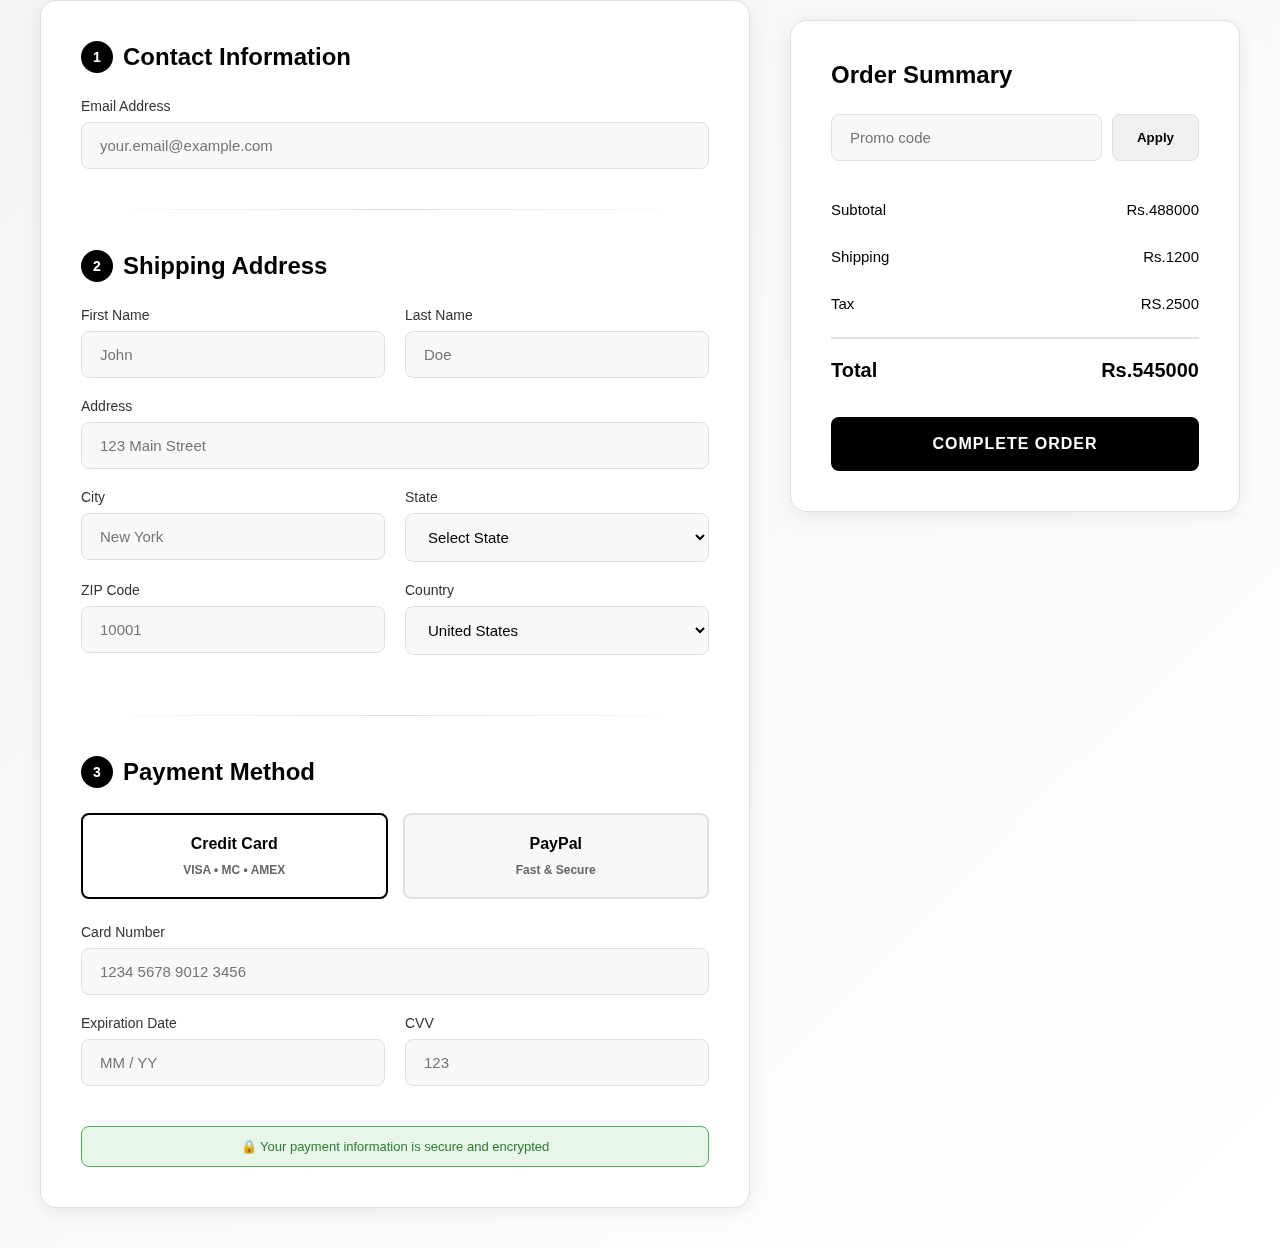
<file: checkout.html>
<!DOCTYPE html>
<html lang="en">
    <head>
        <meta charset="UTF-8">
        <meta name="viewport" content="width=device-width, initial-scale=1.0">
        <title>Checkout </title>
        <style>
        * {
            margin: 0;
            padding: 0;
            box-sizing: border-box;
        }

        body {
            font-family: -apple-system, BlinkMacSystemFont, 'Segoe UI', Roboto, Oxygen, Ubuntu, Cantarell, sans-serif;
            background: linear-gradient(135deg, #f5f5f5 0%, #ffffff 100%);
            color: #000000;
            min-height: 100vh;
            
        }

        .container {
            max-width: 1200px;
            margin: 0 auto;
        }

        header {
            text-align: center;
            padding: 30px 0 50px;
        }

        .logo {
            font-size: 32px;
            font-weight: 700;
            letter-spacing: 3px;
            background: linear-gradient(135deg, #000000 0%, #333333 100%);
            -webkit-background-clip: text;
            -webkit-text-fill-color: transparent;
            background-clip: text;
        }

        .checkout-wrapper {
            display: grid;
            grid-template-columns: 1fr 450px;
            gap: 40px;
            margin-bottom: 40px;
        }

        .checkout-form {
            background: #ffffff;
            backdrop-filter: blur(10px);
            border: 1px solid #e0e0e0;
            border-radius: 16px;
            padding: 40px;
            transition: all 0.3s ease;
            box-shadow: 0 4px 20px rgba(0, 0, 0, 0.08);
        }

        .checkout-form:hover {
            border-color: #cccccc;
            box-shadow: 0 8px 32px rgba(0, 0, 0, 0.12);
        }

        .section-title {
            font-size: 24px;
            margin-bottom: 25px;
            font-weight: 600;
            display: flex;
            align-items: center;
            gap: 10px;
        }

        .section-number {
            width: 32px;
            height: 32px;
            background: #000000;
            color: #ffffff;
            border-radius: 50%;
            display: flex;
            align-items: center;
            justify-content: center;
            font-size: 14px;
            font-weight: 700;
        }

        .form-group {
            margin-bottom: 20px;
        }

        .form-row {
            display: grid;
            grid-template-columns: 1fr 1fr;
            gap: 20px;
        }

        label {
            display: block;
            margin-bottom: 8px;
            font-size: 14px;
            font-weight: 500;
            color: #333333;
        }

        input, select {
            width: 100%;
            padding: 14px 18px;
            background: #f8f8f8;
            border: 1px solid #e0e0e0;
            border-radius: 8px;
            color: #000000;
            font-size: 15px;
            transition: all 0.3s ease;
            outline: none;
        }

        input:hover, select:hover {
            background: #ffffff;
            border-color: #cccccc;
        }

        input:focus, select:focus {
            background: #ffffff;
            border-color: #000000;
            box-shadow: 0 0 0 3px rgba(0, 0, 0, 0.1);
        }

        select {
            cursor: pointer;
        }

        option {
            background: #ffffff;
            color: #000000;
        }

        .order-summary {
            background: #ffffff;
            backdrop-filter: blur(10px);
            border: 1px solid #e0e0e0;
            border-radius: 16px;
            padding: 40px;
            height: fit-content;
            position: sticky;
            top: 20px;
            transition: all 0.3s ease;
            box-shadow: 0 4px 20px rgba(0, 0, 0, 0.08);
        }

        .order-summary:hover {
            border-color: #cccccc;
            box-shadow: 0 8px 32px rgba(0, 0, 0, 0.12);
        }

        .cart-item {
            display: flex;
            gap: 20px;
            padding: 20px 0;
            border-bottom: 1px solid #e0e0e0;
            transition: all 0.3s ease;
        }

        .cart-item:hover {
            transform: translateX(5px);
        }

        .item-image {
            width: 80px;
            height: 80px;
            /* background: linear-gradient(135deg, #f0f0f0 0%, #e0e0e0 100%); */
            border-radius: 8px;
            overflow: hidden;
            position: relative;
            transition: all 0.3s ease;
        }
        .item-image img{
            width: 100%;
            height: 100%;
        }

        .cart-item:hover .item-image {
            transform: scale(1.05);
            box-shadow: 0 8px 16px rgba(0, 0, 0, 0.15);
        }

        .item-image::before {
            content: '';
            position: absolute;
            top: 50%;
            left: 50%;
            transform: translate(-50%, -50%);
            width: 40px;
            height: 40px;
            background: rgba(0, 0, 0, 0.05);
            border-radius: 4px;
        }

        .item-details {
            flex: 1;
        }

        .item-name {
            font-weight: 600;
            margin-bottom: 5px;
            font-size: 15px;
        }

        .item-variant {
            font-size: 13px;
            color: #666666;
            margin-bottom: 8px;
        }

        .item-quantity {
            font-size: 13px;
            color: #888888;
        }

        .item-price {
            font-weight: 600;
            font-size: 16px;
        }

        .summary-row {
            display: flex;
            justify-content: space-between;
            padding: 15px 0;
            font-size: 15px;
        }

        .summary-row.total {
            border-top: 2px solid #e0e0e0;
            margin-top: 10px;
            padding-top: 20px;
            font-size: 20px;
            font-weight: 700;
        }

        .promo-code {
            display: flex;
            gap: 10px;
            margin: 25px 0;
        }

        .promo-code input {
            flex: 1;
        }

        .promo-btn {
            padding: 14px 24px;
            background: #f0f0f0;
            border: 1px solid #e0e0e0;
            border-radius: 8px;
            color: #000000;
            font-weight: 600;
            cursor: pointer;
            transition: all 0.3s ease;
            white-space: nowrap;
        }

        .promo-btn:hover {
            background: #e0e0e0;
            border-color: #cccccc;
            transform: translateY(-2px);
        }

        .checkout-btn {
            width: 100%;
            padding: 18px;
            background: #000000;
            color: #ffffff;
            border: none;
            border-radius: 8px;
            font-size: 16px;
            font-weight: 700;
            cursor: pointer;
            transition: all 0.3s ease;
            margin-top: 20px;
            text-transform: uppercase;
            letter-spacing: 1px;
        }

        .checkout-btn:hover {
            background: #333333;
            transform: translateY(-3px);
            box-shadow: 0 10px 25px rgba(0, 0, 0, 0.2);
        }

        .checkout-btn:active {
            transform: translateY(-1px);
        }

        .payment-methods {
            display: flex;
            gap: 15px;
            margin-bottom: 25px;
        }

        .payment-method {
            flex: 1;
            padding: 20px;
            background: #f8f8f8;
            border: 2px solid #e0e0e0;
            border-radius: 8px;
            text-align: center;
            cursor: pointer;
            transition: all 0.3s ease;
            font-weight: 600;
        }

        .payment-method:hover {
            background: #ffffff;
            border-color: #cccccc;
            transform: translateY(-3px);
        }

        .payment-method.active {
            background: #ffffff;
            border-color: #000000;
        }

        .card-icons {
            display: flex;
            justify-content: center;
            gap: 8px;
            margin-top: 10px;
            font-size: 12px;
            color: #666666;
        }

        .secure-badge {
            display: flex;
            align-items: center;
            justify-content: center;
            gap: 8px;
            padding: 12px;
            background: #e8f5e9;
            border: 1px solid #4caf50;
            border-radius: 8px;
            font-size: 13px;
            color: #2e7d32;
            margin-top: 20px;
        }

        @media (max-width: 968px) {
            .checkout-wrapper {
                grid-template-columns: 1fr;
            }

            .order-summary {
                position: static;
            }

            .form-row {
                grid-template-columns: 1fr;
            }
        }

        .section-divider {
            margin: 40px 0;
            border: none;
            height: 1px;
            background: linear-gradient(90deg, transparent, #e0e0e0, transparent);
        }
        </style>
    </head>
    <body>
        <div class="container">
            <div class="checkout-wrapper">
                <div class="checkout-form">
                    <div class="section-title">
                        <span class="section-number">1</span>
                        Contact Information
                    </div>
                    <div class="form-group">
                        <label>Email Address</label>
                        <input type="email" placeholder="your.email@example.com">
                    </div>
                    <hr class="section-divider">
                    <div class="section-title">
                        <span class="section-number">2</span>
                        Shipping Address
                    </div>
                    <div class="form-row">
                        <div class="form-group">
                            <label>First Name</label>
                            <input type="text" placeholder="John">
                        </div>
                        <div class="form-group">
                            <label>Last Name</label>
                            <input type="text" placeholder="Doe">
                        </div>
                    </div>
                    <div class="form-group">
                        <label>Address</label>
                        <input type="text" placeholder="123 Main Street">
                    </div>
                    <div class="form-row">
                        <div class="form-group">
                            <label>City</label>
                            <input type="text" placeholder="New York">
                        </div>
                        <div class="form-group">
                            <label>State</label>
                            <select>
                                <option>Select State</option>
                                <option>New York</option>
                                <option>California</option>
                                <option>Texas</option>
                                <option>Florida</option>
                            </select>
                        </div>
                    </div>
                    <div class="form-row">
                        <div class="form-group">
                            <label>ZIP Code</label>
                            <input type="text" placeholder="10001">
                        </div>
                        <div class="form-group">
                            <label>Country</label>
                            <select>
                                <option>United States</option>
                                <option>Canada</option>
                                <option>United Kingdom</option>
                            </select>
                        </div>
                    </div>
                    <hr class="section-divider">
                    <div class="section-title">
                        <span class="section-number">3</span>
                        Payment Method
                    </div>
                    <div class="payment-methods">
                        <div class="payment-method active">
                            <div>Credit Card</div>
                            <div class="card-icons">VISA • MC • AMEX</div>
                        </div>
                        <div class="payment-method">
                            <div>PayPal</div>
                            <div class="card-icons">Fast & Secure</div>
                        </div>
                    </div>
                    <div class="form-group">
                        <label>Card Number</label>
                        <input type="text" placeholder="1234 5678 9012 3456">
                    </div>
                    <div class="form-row">
                        <div class="form-group">
                            <label>Expiration Date</label>
                            <input type="text" placeholder="MM / YY">
                        </div>
                        <div class="form-group">
                            <label>CVV</label>
                            <input type="text" placeholder="123">
                        </div>
                    </div>
                    <div class="secure-badge">
                        🔒 Your payment information is secure and encrypted
                    </div>
                </div>
                <div class="order-summary">
                    <div class="section-title">Order Summary</div>
                    <div class="card-container">
                       
                       
                    </div>
                    <div class="promo-code">
                        <input type="text" placeholder="Promo code">
                        <button class="promo-btn">Apply</button>
                    </div>
                    <div class="summary-row">
                        <span>Subtotal</span>
                        <span id="subtotal">Rs.488000</span>
                    </div>
                    <div class="summary-row">
                        <span>Shipping</span>
                        <span >Rs.1200</span>
                    </div>
                    <div class="summary-row">
                        <span>Tax</span>
                        <span>RS.2500</span>
                    </div>
                    <div class="summary-row total">
                        <span>Total</span>
                        <span>Rs.545000</span>
                    </div>
                    <button class="checkout-btn" onclick="openComplete()">Complete Order</button>
                </div>
            </div>
        </div>

        <script>
            let cardContainer =document.querySelector(".card-container")
            let cardData= JSON.parse(localStorage.getItem("cart"))
            console.log(cardData);
            
            cardContainer.innerHTML = cardData.map(item=>` <div class="cart-item">
                            <div class="item-image">
                                <img src="${item.images[0]}"/></div>
                            <div class="item-details">
                                <div class="item-name">${item.title}</div>
                                <div class="item-variant">Black / Size L</div>
                                <div class="item-quantity">Qty: ${item.quantity}</div>
                            </div>
                            <div class="item-price">RS.${item.price}</div>
                        </div>`).join("")

                        function openComplete(){
                            location.href="./complete.html"
                        }

        </script>
    </body>
</html>
</file>
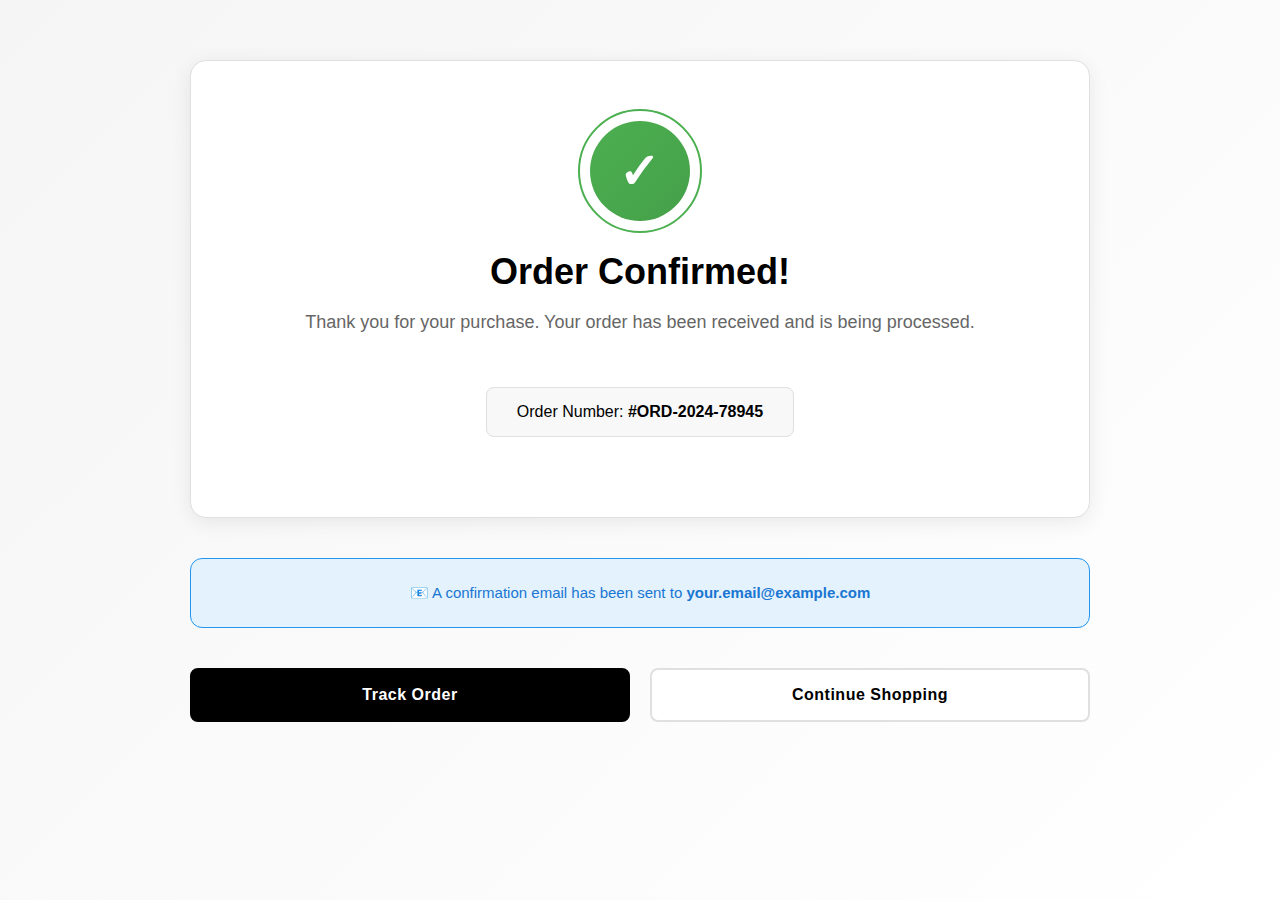
<file: complete.html>
<!DOCTYPE html>
<html lang="en">
<head>
    <meta charset="UTF-8">
    <meta name="viewport" content="width=device-width, initial-scale=1.0">
    <title>Order Confirmed - LUXE</title>
    <style>
        * {
            margin: 0;
            padding: 0;
            box-sizing: border-box;
        }

        body {
            font-family: -apple-system, BlinkMacSystemFont, 'Segoe UI', Roboto, Oxygen, Ubuntu, Cantarell, sans-serif;
            background: linear-gradient(135deg, #f5f5f5 0%, #ffffff 100%);
            color: #000000;
            min-height: 100vh;
            padding: 20px;
        }

        .container {
            max-width: 900px;
            margin: 0 auto;
        }

        header {
            text-align: center;
            padding: 30px 0 20px;
        }

        .logo {
            font-size: 32px;
            font-weight: 700;
            letter-spacing: 3px;
            background: linear-gradient(135deg, #000000 0%, #333333 100%);
            -webkit-background-clip: text;
            -webkit-text-fill-color: transparent;
            background-clip: text;
        }

        .success-card {
            background: #ffffff;
            border: 1px solid #e0e0e0;
            border-radius: 16px;
            padding: 60px 40px;
            text-align: center;
            margin: 40px 0;
            box-shadow: 0 4px 20px rgba(0, 0, 0, 0.08);
            transition: all 0.3s ease;
        }

        .success-card:hover {
            box-shadow: 0 8px 32px rgba(0, 0, 0, 0.12);
        }

        .success-icon {
            width: 100px;
            height: 100px;
            background: linear-gradient(135deg, #4caf50 0%, #45a049 100%);
            border-radius: 50%;
            display: flex;
            align-items: center;
            justify-content: center;
            margin: 0 auto 30px;
            animation: scaleIn 0.5s ease;
            position: relative;
        }

        .success-icon::after {
            content: '✓';
            font-size: 50px;
            color: #ffffff;
            font-weight: bold;
        }

        .success-icon::before {
            content: '';
            position: absolute;
            width: 120px;
            height: 120px;
            border: 2px solid #4caf50;
            border-radius: 50%;
            animation: pulse 2s infinite;
        }

        @keyframes scaleIn {
            from {
                transform: scale(0);
                opacity: 0;
            }
            to {
                transform: scale(1);
                opacity: 1;
            }
        }

        @keyframes pulse {
            0% {
                transform: scale(1);
                opacity: 1;
            }
            100% {
                transform: scale(1.3);
                opacity: 0;
            }
        }

        .success-title {
            font-size: 36px;
            font-weight: 700;
            margin-bottom: 15px;
            color: #000000;
        }

        .success-message {
            font-size: 18px;
            color: #666666;
            margin-bottom: 30px;
            line-height: 1.6;
        }

        .order-number {
            display: inline-block;
            padding: 15px 30px;
            background: #f8f8f8;
            border: 1px solid #e0e0e0;
            border-radius: 8px;
            font-size: 16px;
            margin: 20px 0;
            transition: all 0.3s ease;
        }

        .order-number:hover {
            background: #ffffff;
            border-color: #cccccc;
            transform: translateY(-2px);
        }

        .order-number strong {
            color: #000000;
            font-weight: 700;
        }

        .info-cards {
            display: grid;
            grid-template-columns: repeat(3, 1fr);
            gap: 20px;
            margin: 40px 0;
        }

        .info-card {
            background: #ffffff;
            border: 1px solid #e0e0e0;
            border-radius: 12px;
            padding: 30px 20px;
            text-align: center;
            transition: all 0.3s ease;
            box-shadow: 0 2px 10px rgba(0, 0, 0, 0.05);
        }

        .info-card:hover {
            transform: translateY(-5px);
            box-shadow: 0 8px 20px rgba(0, 0, 0, 0.1);
            border-color: #cccccc;
        }

        .info-icon {
            font-size: 32px;
            margin-bottom: 15px;
        }

        .info-title {
            font-size: 14px;
            font-weight: 600;
            color: #666666;
            margin-bottom: 8px;
            text-transform: uppercase;
            letter-spacing: 1px;
        }

        .info-value {
            font-size: 16px;
            font-weight: 700;
            color: #000000;
        }

        .order-details {
            background: #ffffff;
            border: 1px solid #e0e0e0;
            border-radius: 16px;
            padding: 40px;
            margin: 30px 0;
            box-shadow: 0 4px 20px rgba(0, 0, 0, 0.08);
        }

        .section-title {
            font-size: 22px;
            font-weight: 700;
            margin-bottom: 25px;
            padding-bottom: 15px;
            border-bottom: 2px solid #e0e0e0;
        }

        .order-item {
            display: flex;
            gap: 20px;
            padding: 20px 0;
            border-bottom: 1px solid #f0f0f0;
            transition: all 0.3s ease;
        }

        .order-item:last-child {
            border-bottom: none;
        }

        .order-item:hover {
            transform: translateX(5px);
            background: #fafafa;
            margin: 0 -20px;
            padding: 20px;
            border-radius: 8px;
        }

        .item-image {
            width: 80px;
            height: 80px;
            background: linear-gradient(135deg, #f0f0f0 0%, #e0e0e0 100%);
            border-radius: 8px;
            flex-shrink: 0;
            position: relative;
            overflow: hidden;
        }

        .item-image::before {
            content: '';
            position: absolute;
            top: 50%;
            left: 50%;
            transform: translate(-50%, -50%);
            width: 40px;
            height: 40px;
            background: rgba(0, 0, 0, 0.05);
            border-radius: 4px;
        }

        .item-info {
            flex: 1;
        }

        .item-name {
            font-size: 16px;
            font-weight: 600;
            margin-bottom: 5px;
        }

        .item-details {
            font-size: 14px;
            color: #666666;
            margin-bottom: 5px;
        }

        .item-price {
            font-size: 18px;
            font-weight: 700;
            color: #000000;
        }

        .order-summary {
            margin-top: 30px;
            padding-top: 20px;
            border-top: 2px solid #e0e0e0;
        }

        .summary-row {
            display: flex;
            justify-content: space-between;
            padding: 12px 0;
            font-size: 16px;
        }

        .summary-row.total {
            font-size: 22px;
            font-weight: 700;
            margin-top: 10px;
            padding-top: 15px;
            border-top: 2px solid #e0e0e0;
        }

        .shipping-info {
            display: grid;
            grid-template-columns: 1fr 1fr;
            gap: 30px;
            margin-top: 30px;
        }

        .info-section {
            background: #f8f8f8;
            padding: 25px;
            border-radius: 12px;
            transition: all 0.3s ease;
        }

        .info-section:hover {
            background: #f0f0f0;
            transform: translateY(-3px);
        }

        .info-section-title {
            font-size: 14px;
            font-weight: 700;
            text-transform: uppercase;
            letter-spacing: 1px;
            color: #666666;
            margin-bottom: 15px;
        }

        .info-section p {
            font-size: 15px;
            line-height: 1.8;
            color: #333333;
        }

        .action-buttons {
            display: grid;
            grid-template-columns: 1fr 1fr;
            gap: 20px;
            margin-top: 40px;
        }

        .btn {
            padding: 16px 32px;
            border-radius: 8px;
            font-size: 16px;
            font-weight: 700;
            cursor: pointer;
            transition: all 0.3s ease;
            text-align: center;
            text-decoration: none;
            display: block;
            letter-spacing: 0.5px;
        }

        .btn-primary {
            background: #000000;
            color: #ffffff;
            border: 2px solid #000000;
        }

        .btn-primary:hover {
            background: #333333;
            transform: translateY(-3px);
            box-shadow: 0 10px 25px rgba(0, 0, 0, 0.2);
        }

        .btn-secondary {
            background: #ffffff;
            color: #000000;
            border: 2px solid #e0e0e0;
        }

        .btn-secondary:hover {
            background: #f8f8f8;
            border-color: #cccccc;
            transform: translateY(-3px);
            box-shadow: 0 8px 20px rgba(0, 0, 0, 0.1);
        }

        .email-confirmation {
            text-align: center;
            padding: 25px;
            background: #e3f2fd;
            border: 1px solid #2196f3;
            border-radius: 12px;
            margin: 30px 0;
            color: #1976d2;
            font-size: 15px;
        }

        .email-confirmation strong {
            font-weight: 700;
        }

        @media (max-width: 768px) {
            .info-cards {
                grid-template-columns: 1fr;
            }

            .shipping-info {
                grid-template-columns: 1fr;
            }

            .action-buttons {
                grid-template-columns: 1fr;
            }

            .success-card {
                padding: 40px 20px;
            }

            .success-title {
                font-size: 28px;
            }
        }
    </style>
</head>
<body>
    <div class="container">
      
        <div class="success-card">
            <div class="success-icon"></div>
            <h1 class="success-title">Order Confirmed!</h1>
            <p class="success-message">
                Thank you for your purchase. Your order has been received and is being processed.
            </p>
            <div class="order-number">
                Order Number: <strong>#ORD-2024-78945</strong>
            </div>
        </div>

        <div class="email-confirmation">
            📧 A confirmation email has been sent to <strong>your.email@example.com</strong>
        </div>


       
        <div class="action-buttons">
            <a href="./order.html" class="btn btn-primary">Track Order</a>
            <a href="./index.html" class="btn btn-secondary">Continue Shopping</a>
        </div>
    </div>
</body>
</html>
</file>
